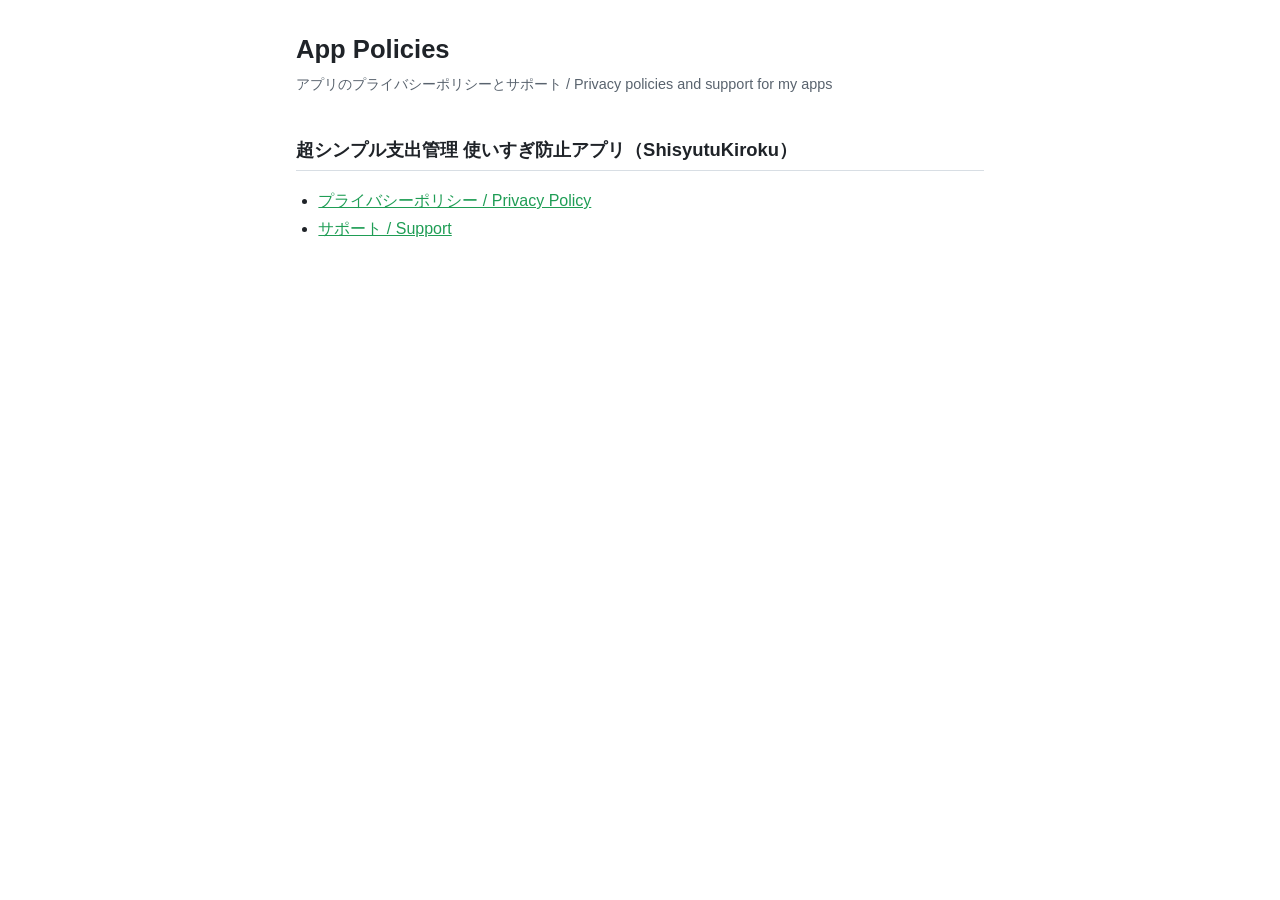
<file: index.html>
<!doctype html>
<html lang="ja">
<head>
  <meta charset="utf-8">
  <meta name="viewport" content="width=device-width, initial-scale=1">
  <title>App Policies</title>
  <link rel="stylesheet" href="style.css">
</head>
<body>
<main>
  <h1>App Policies</h1>
  <p class="meta">アプリのプライバシーポリシーとサポート / Privacy policies and support for my apps</p>

  <h2>超シンプル支出管理 使いすぎ防止アプリ（ShisyutuKiroku）</h2>
  <ul>
    <li><a href="shisyutukiroku/privacy.html">プライバシーポリシー / Privacy Policy</a></li>
    <li><a href="shisyutukiroku/support.html">サポート / Support</a></li>
  </ul>
</main>
</body>
</html>
</file>
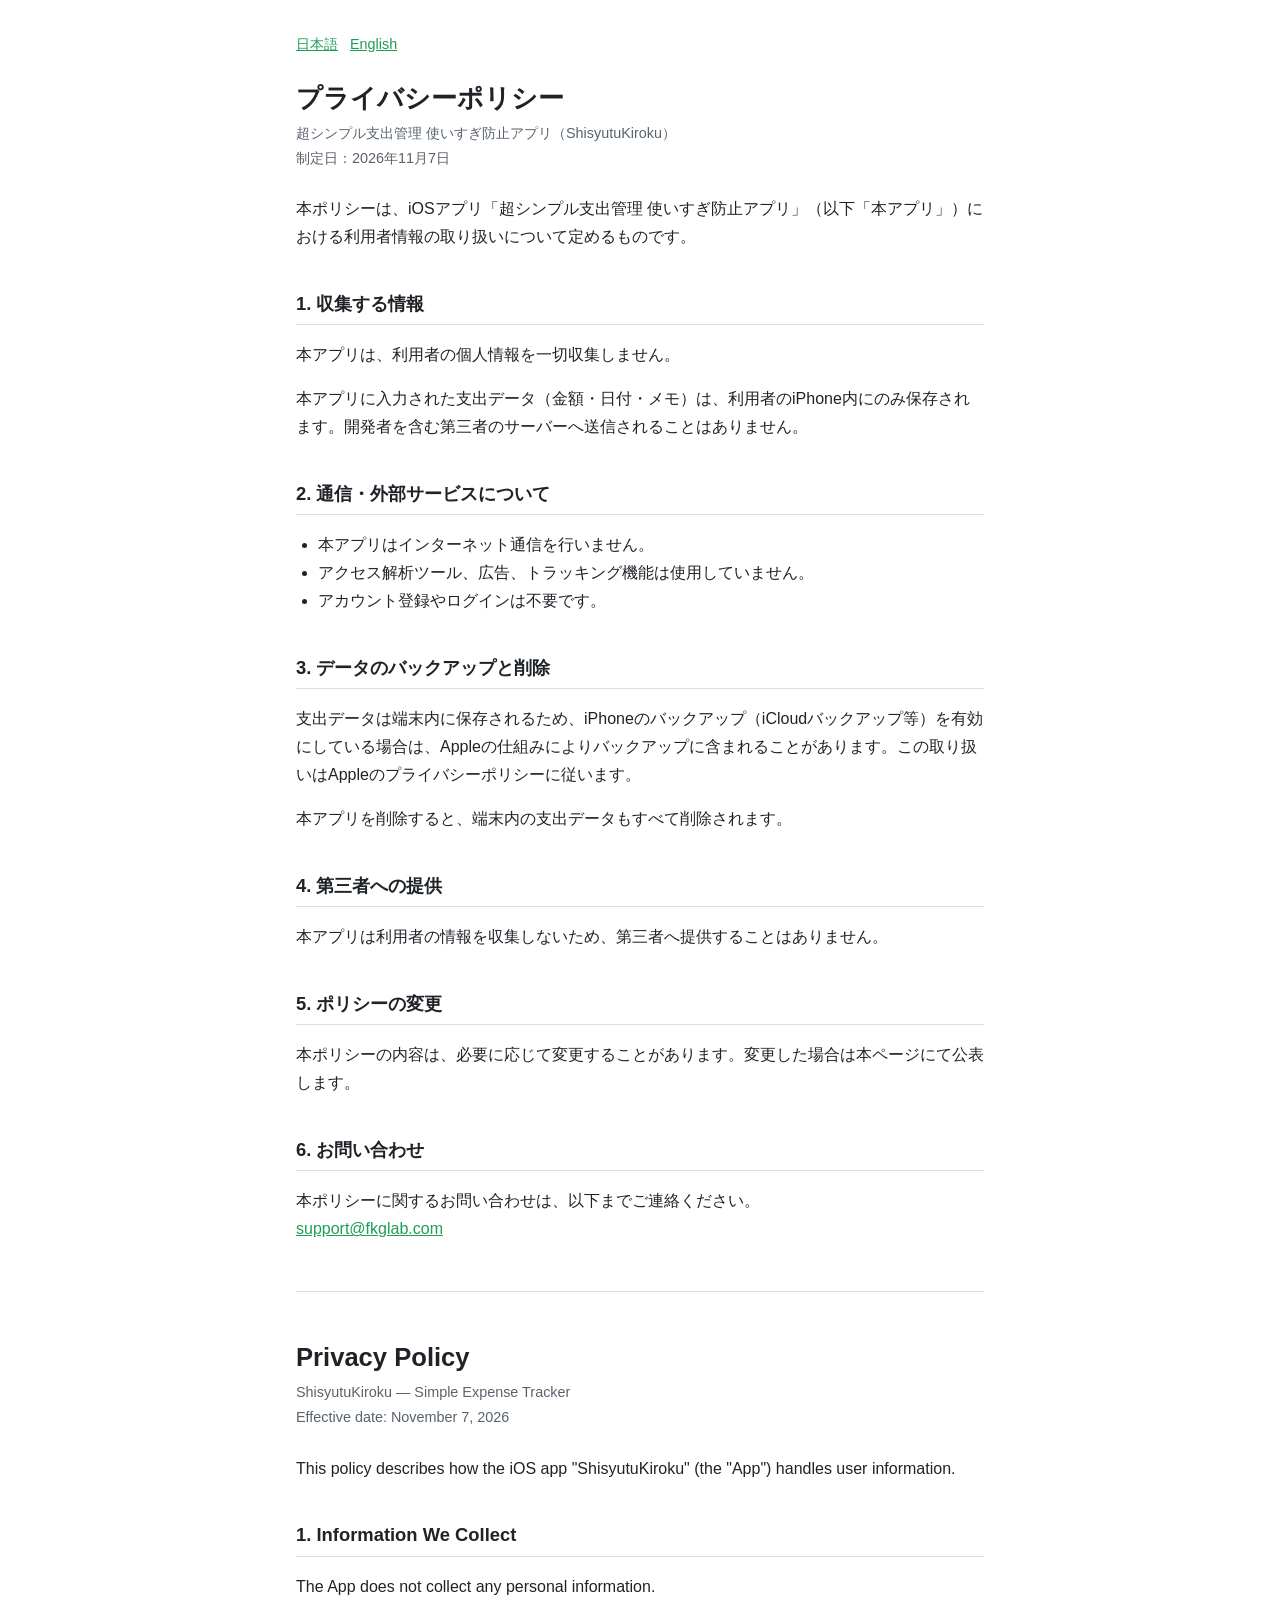
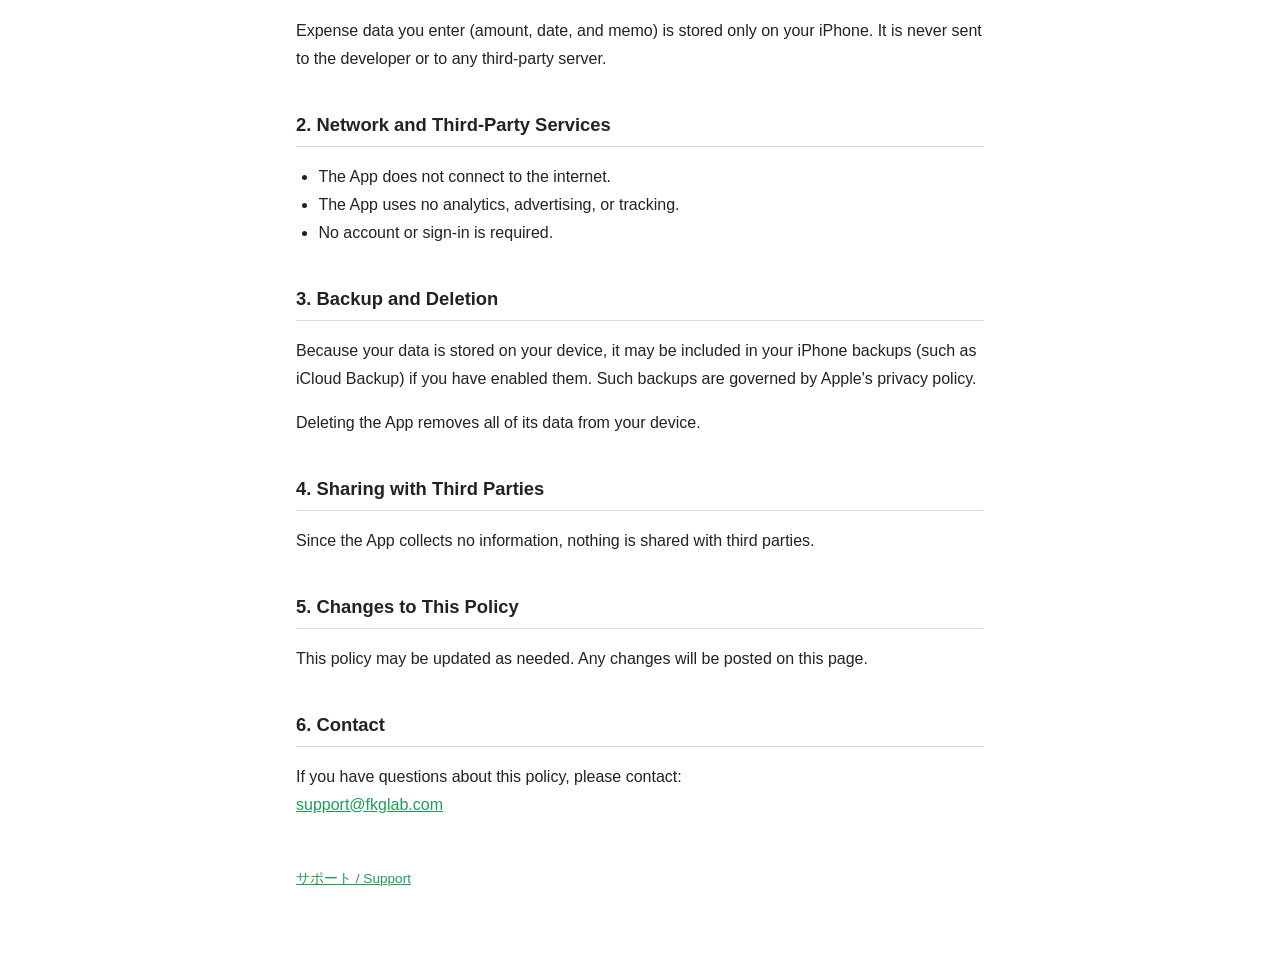
<file: shisyutukiroku/privacy.html>
<!doctype html>
<html lang="ja">
<head>
  <meta charset="utf-8">
  <meta name="viewport" content="width=device-width, initial-scale=1">
  <title>プライバシーポリシー｜超シンプル支出管理</title>
  <link rel="stylesheet" href="../style.css">
</head>
<body>
<main>
  <div class="lang"><a href="#ja">日本語</a><a href="#en">English</a></div>

  <section id="ja">
    <h1>プライバシーポリシー</h1>
    <p class="meta">超シンプル支出管理 使いすぎ防止アプリ（ShisyutuKiroku）<br>制定日：2026年11月7日</p>

    <p>本ポリシーは、iOSアプリ「超シンプル支出管理 使いすぎ防止アプリ」（以下「本アプリ」）における利用者情報の取り扱いについて定めるものです。</p>

    <h2>1. 収集する情報</h2>
    <p>本アプリは、利用者の個人情報を一切収集しません。</p>
    <p>本アプリに入力された支出データ（金額・日付・メモ）は、利用者のiPhone内にのみ保存されます。開発者を含む第三者のサーバーへ送信されることはありません。</p>

    <h2>2. 通信・外部サービスについて</h2>
    <ul>
      <li>本アプリはインターネット通信を行いません。</li>
      <li>アクセス解析ツール、広告、トラッキング機能は使用していません。</li>
      <li>アカウント登録やログインは不要です。</li>
    </ul>

    <h2>3. データのバックアップと削除</h2>
    <p>支出データは端末内に保存されるため、iPhoneのバックアップ（iCloudバックアップ等）を有効にしている場合は、Appleの仕組みによりバックアップに含まれることがあります。この取り扱いはAppleのプライバシーポリシーに従います。</p>
    <p>本アプリを削除すると、端末内の支出データもすべて削除されます。</p>

    <h2>4. 第三者への提供</h2>
    <p>本アプリは利用者の情報を収集しないため、第三者へ提供することはありません。</p>

    <h2>5. ポリシーの変更</h2>
    <p>本ポリシーの内容は、必要に応じて変更することがあります。変更した場合は本ページにて公表します。</p>

    <h2>6. お問い合わせ</h2>
    <p>本ポリシーに関するお問い合わせは、以下までご連絡ください。<br>
      <a href="mailto:support@fkglab.com">support@fkglab.com</a></p>
  </section>

  <hr>

  <section id="en" lang="en">
    <h1>Privacy Policy</h1>
    <p class="meta">ShisyutuKiroku — Simple Expense Tracker<br>Effective date: November 7, 2026</p>

    <p>This policy describes how the iOS app "ShisyutuKiroku" (the "App") handles user information.</p>

    <h2>1. Information We Collect</h2>
    <p>The App does not collect any personal information.</p>
    <p>Expense data you enter (amount, date, and memo) is stored only on your iPhone. It is never sent to the developer or to any third-party server.</p>

    <h2>2. Network and Third-Party Services</h2>
    <ul>
      <li>The App does not connect to the internet.</li>
      <li>The App uses no analytics, advertising, or tracking.</li>
      <li>No account or sign-in is required.</li>
    </ul>

    <h2>3. Backup and Deletion</h2>
    <p>Because your data is stored on your device, it may be included in your iPhone backups (such as iCloud Backup) if you have enabled them. Such backups are governed by Apple's privacy policy.</p>
    <p>Deleting the App removes all of its data from your device.</p>

    <h2>4. Sharing with Third Parties</h2>
    <p>Since the App collects no information, nothing is shared with third parties.</p>

    <h2>5. Changes to This Policy</h2>
    <p>This policy may be updated as needed. Any changes will be posted on this page.</p>

    <h2>6. Contact</h2>
    <p>If you have questions about this policy, please contact:<br>
      <a href="mailto:support@fkglab.com">support@fkglab.com</a></p>
  </section>

  <footer><a href="support.html">サポート / Support</a></footer>
</main>
</body>
</html>
</file>
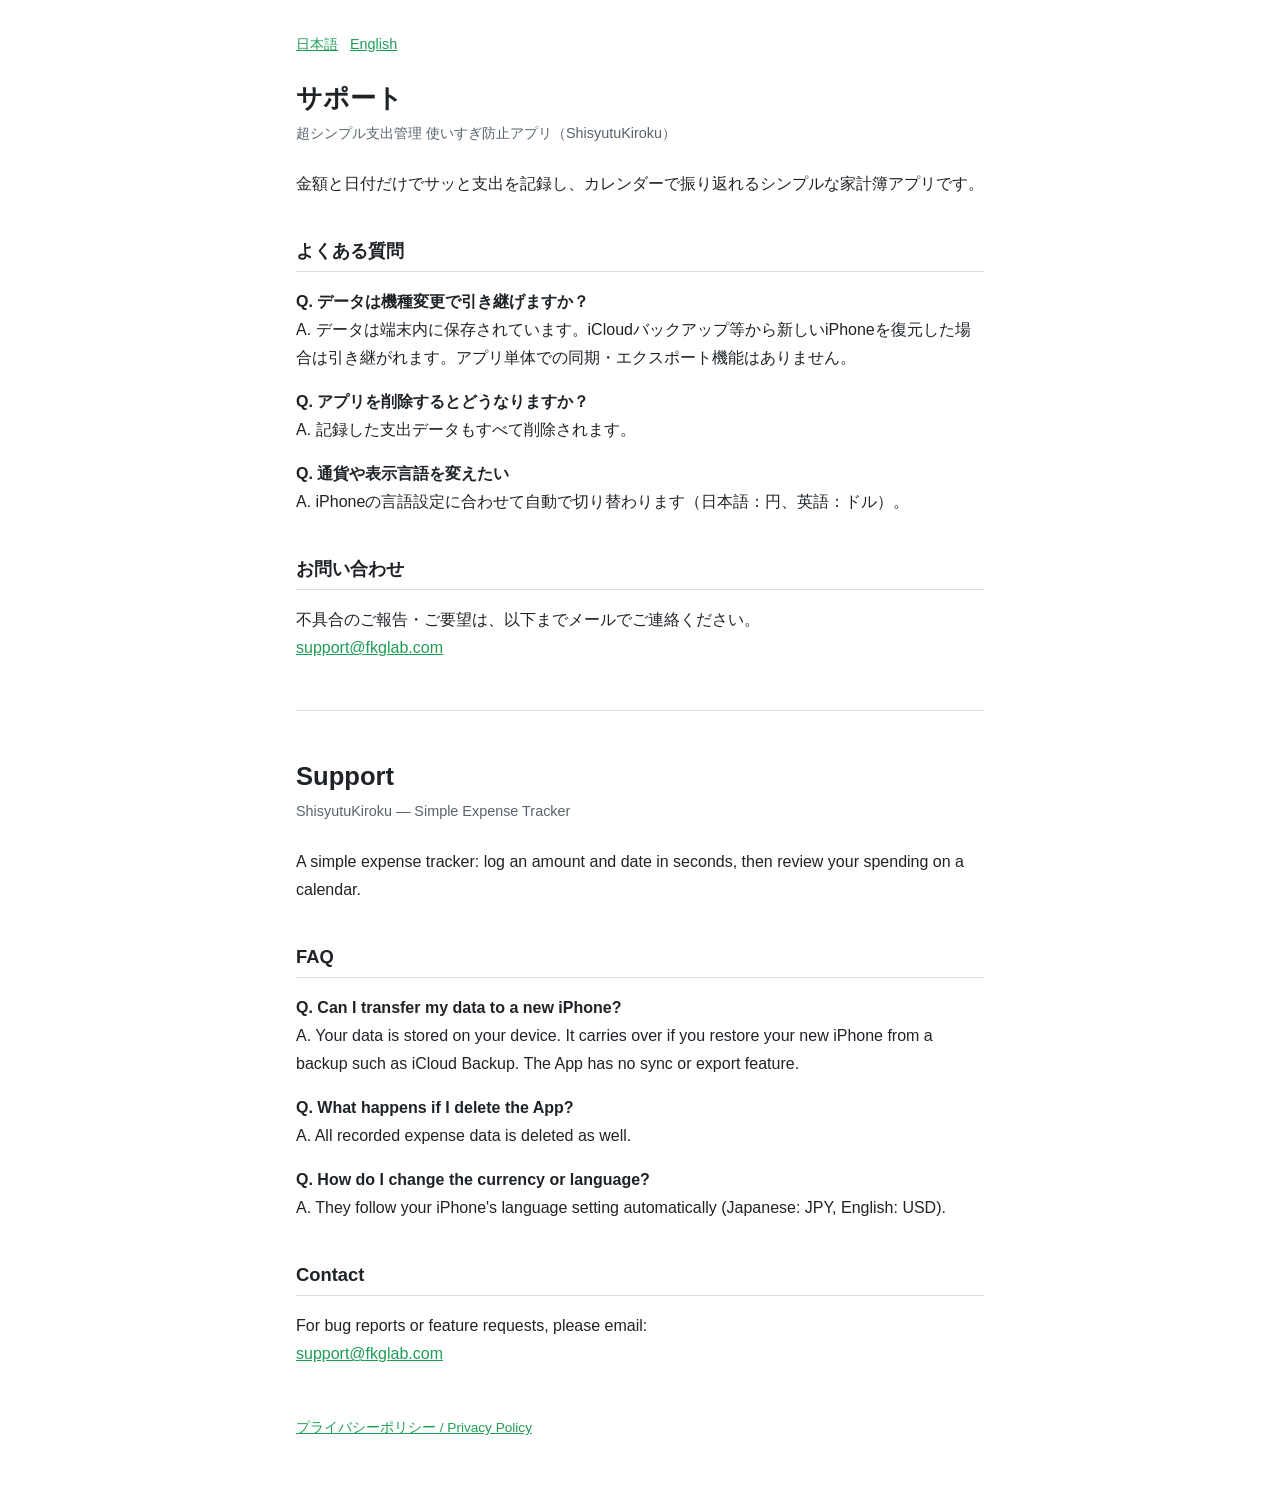
<file: shisyutukiroku/support.html>
<!doctype html>
<html lang="ja">
<head>
  <meta charset="utf-8">
  <meta name="viewport" content="width=device-width, initial-scale=1">
  <title>サポート｜超シンプル支出管理</title>
  <link rel="stylesheet" href="../style.css">
</head>
<body>
<main>
  <div class="lang"><a href="#ja">日本語</a><a href="#en">English</a></div>

  <section id="ja">
    <h1>サポート</h1>
    <p class="meta">超シンプル支出管理 使いすぎ防止アプリ（ShisyutuKiroku）</p>

    <p>金額と日付だけでサッと支出を記録し、カレンダーで振り返れるシンプルな家計簿アプリです。</p>

    <h2>よくある質問</h2>
    <p><strong>Q. データは機種変更で引き継げますか？</strong><br>
      A. データは端末内に保存されています。iCloudバックアップ等から新しいiPhoneを復元した場合は引き継がれます。アプリ単体での同期・エクスポート機能はありません。</p>
    <p><strong>Q. アプリを削除するとどうなりますか？</strong><br>
      A. 記録した支出データもすべて削除されます。</p>
    <p><strong>Q. 通貨や表示言語を変えたい</strong><br>
      A. iPhoneの言語設定に合わせて自動で切り替わります（日本語：円、英語：ドル）。</p>

    <h2>お問い合わせ</h2>
    <p>不具合のご報告・ご要望は、以下までメールでご連絡ください。<br>
      <a href="mailto:support@fkglab.com">support@fkglab.com</a></p>
  </section>

  <hr>

  <section id="en" lang="en">
    <h1>Support</h1>
    <p class="meta">ShisyutuKiroku — Simple Expense Tracker</p>

    <p>A simple expense tracker: log an amount and date in seconds, then review your spending on a calendar.</p>

    <h2>FAQ</h2>
    <p><strong>Q. Can I transfer my data to a new iPhone?</strong><br>
      A. Your data is stored on your device. It carries over if you restore your new iPhone from a backup such as iCloud Backup. The App has no sync or export feature.</p>
    <p><strong>Q. What happens if I delete the App?</strong><br>
      A. All recorded expense data is deleted as well.</p>
    <p><strong>Q. How do I change the currency or language?</strong><br>
      A. They follow your iPhone's language setting automatically (Japanese: JPY, English: USD).</p>

    <h2>Contact</h2>
    <p>For bug reports or feature requests, please email:<br>
      <a href="mailto:support@fkglab.com">support@fkglab.com</a></p>
  </section>

  <footer><a href="privacy.html">プライバシーポリシー / Privacy Policy</a></footer>
</main>
</body>
</html>
</file>
<file: style.css>
:root {
  --bg: #ffffff;
  --text: #1f2328;
  --muted: #59636e;
  --accent: #1f9d55;
  --border: #d8dee4;
}
@media (prefers-color-scheme: dark) {
  :root {
    --bg: #0d1117;
    --text: #e6edf3;
    --muted: #9198a1;
    --accent: #3fb950;
    --border: #30363d;
  }
}
* { box-sizing: border-box; }
body {
  margin: 0;
  background: var(--bg);
  color: var(--text);
  font-family: -apple-system, BlinkMacSystemFont, "Hiragino Sans", "Hiragino Kaku Gothic ProN", "Segoe UI", sans-serif;
  line-height: 1.75;
}
main { max-width: 720px; margin: 0 auto; padding: 32px 16px 64px; }
h1 { font-size: 1.6rem; line-height: 1.4; margin: 0 0 4px; }
h2 { font-size: 1.15rem; margin: 2em 0 0.5em; padding-bottom: 4px; border-bottom: 1px solid var(--border); }
a { color: var(--accent); }
.meta { color: var(--muted); font-size: 0.9rem; margin: 0 0 24px; }
.lang { font-size: 0.9rem; margin-bottom: 24px; }
.lang a { margin-right: 12px; }
hr { border: none; border-top: 1px solid var(--border); margin: 48px 0; }
ul { padding-left: 1.4em; }
footer { color: var(--muted); font-size: 0.85rem; margin-top: 48px; }
</file>
